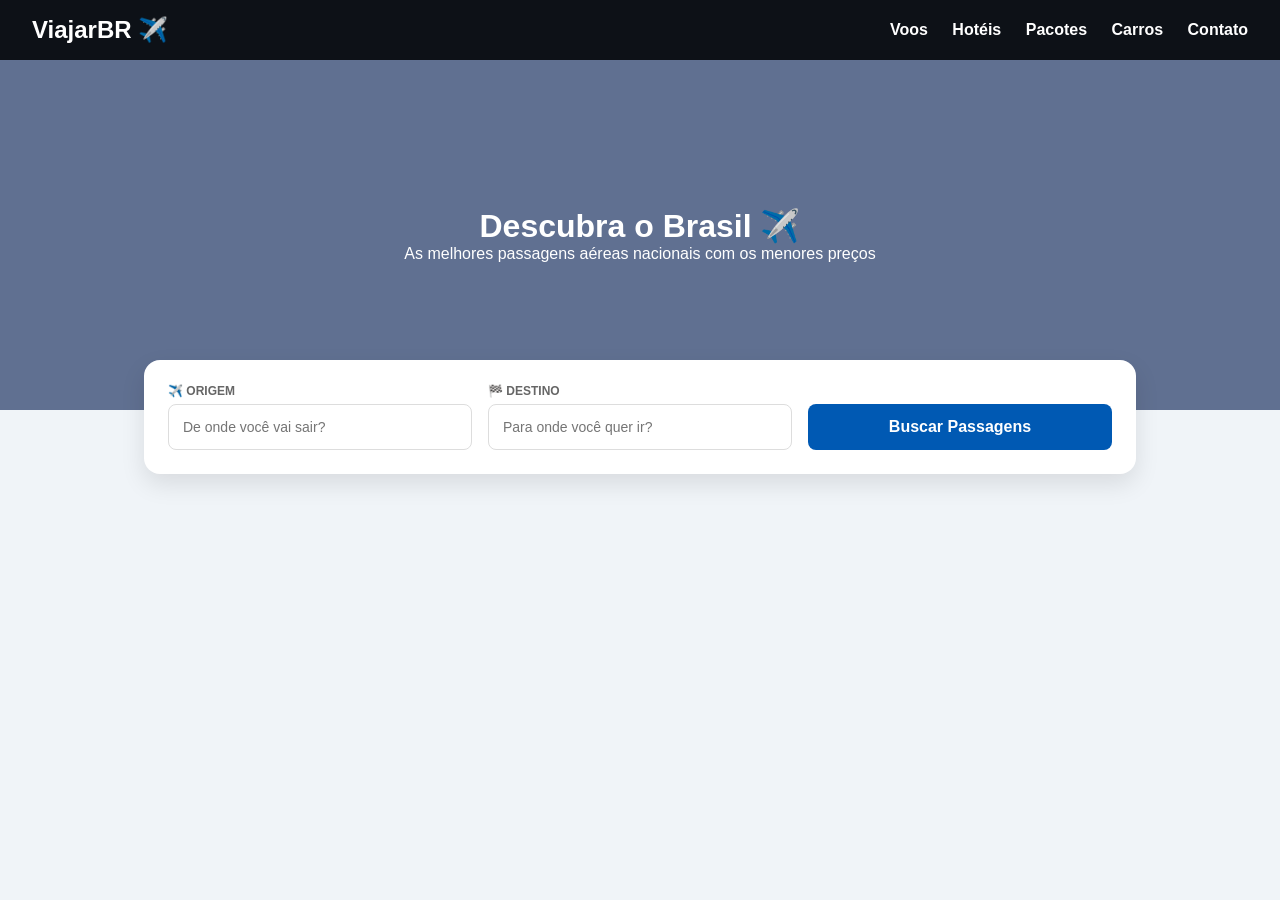
<file: index.html>
<!DOCTYPE html>
<html lang="pt-BR">
<head>
    <meta charset="UTF-8">
    <meta name="viewport" content="width=device-width, initial-scale=1.0">
    <title>Passagens Aéreas</title>
    <link rel="stylesheet" href="css/index.css">
    <link rel="stylesheet" href="css/style.css">
</head>
<body>
    <nav class="navbar">
        <h2>ViajarBR ✈️</h2>
        <div class="links">
            <a href="index.html">Voos</a>
            <a href="hotel.html">Hotéis</a>
            <a href="pacote.html">Pacotes</a>
            <a href="carros.html">Carros</a>
            <a href="contato.html">Contato</a>
        </div>
    </nav>

    <header class="hero">
        <div class="hero-overlay"></div>
        <div class="hero-content">
            <h1>Descubra o Brasil ✈️</h1>
            <p>As melhores passagens aéreas nacionais com os menores preços</p>
        </div>
    </header>

    <main class="container">
        <section class="search-box">
            <div class="input-group">
                <label>✈️ ORIGEM</label>
                <input type="text" id="origin-input" placeholder="De onde você vai sair?">
            </div>
            <div class="input-group">
                <label>🏁 DESTINO</label>
                <input type="text" id="destination-input" placeholder="Para onde você quer ir?">
            </div>
            <div class="input-group">
                <button id="search-btn" class="btn-primary">Buscar Passagens</button>
            </div>
        </section>

        <section id="results-container" class="results-list"></section>
    </main>

    <script src=""></script>
</body>
</html>
</file>
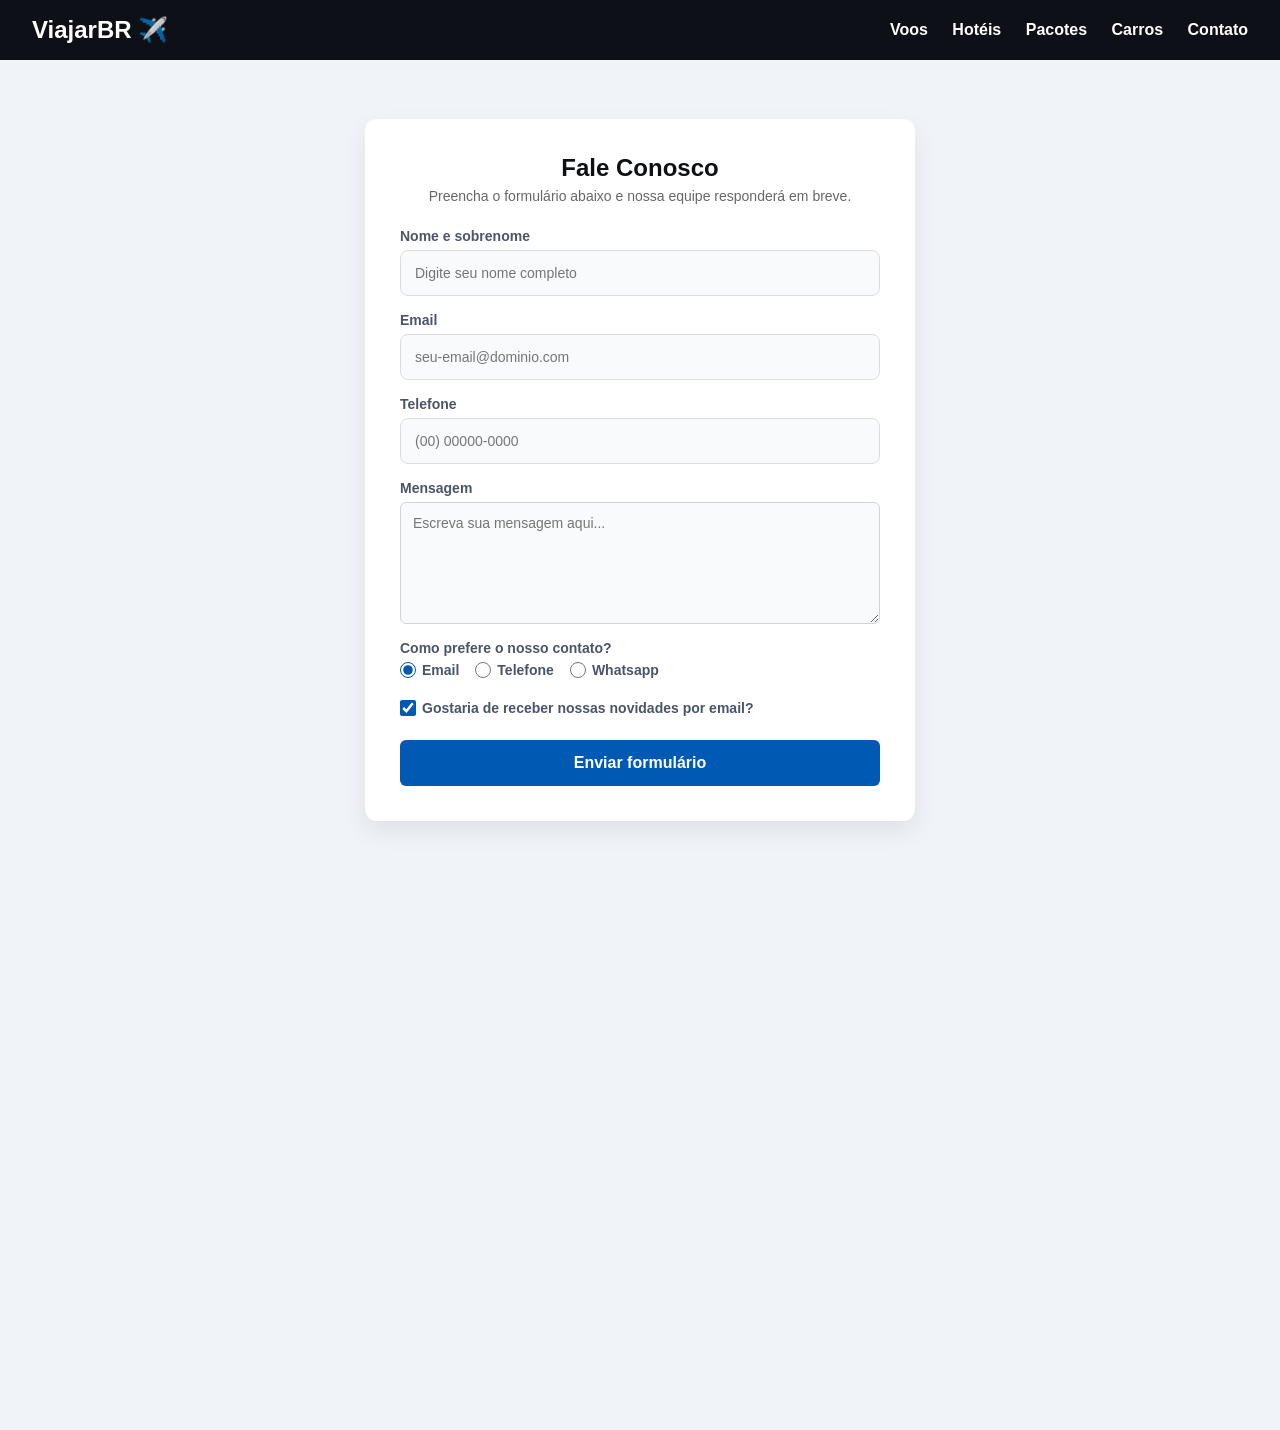
<file: contato.html>
<!DOCTYPE html>
<html lang="pt-br">
<head>
    <meta charset="UTF-8">
    <meta name="viewport" content="width=device-width, initial-scale=1.0">
    <title>Contato</title>
    <link rel="stylesheet" href="css/style.css">
    <link rel="stylesheet" href="css/contato.css">
</head>
<body>
    <nav class="navbar">
        <h2>ViajarBR ✈️</h2>
        <div class="links">
            <a href="index.html">Voos</a>
            <a href="hotel.html">Hotéis</a>
            <a href="pacote.html">Pacotes</a>
            <a href="carros.html">Carros</a>
            <a href="contato.html">Contato</a>
        </div>
    </nav>

    <div class="container-central">
        <main class="contact-card">
            <h2>Fale Conosco</h2>
            <p class="subtitle">Preencha o formulário abaixo e nossa equipe responderá em breve.</p>

            <form id="form-contato" action="enviar.php" method="post">
                
                <div class="input-group">
                    <label for="nomesobrenome">Nome e sobrenome</label>
                    <input type="text" id="nomesobrenome" class="input-padrao" name="nome" placeholder="Digite seu nome completo" required>
                </div>

                <div class="input-group">
                    <label for="email">Email</label>
                    <input type="email" id="email" class="input-padrao" name="email" placeholder="seu-email@dominio.com" required>
                </div>

                <div class="input-group">
                    <label for="telefone">Telefone</label>
                    <input type="tel" id="telefone" class="input-padrao" name="telefone" placeholder="(00) 00000-0000" required>
                </div>

                <div class="input-group">
                    <label for="mensagem">Mensagem</label>
                    <textarea id="mensagem" class="input-padrao" name="mensagem" rows="6" placeholder="Escreva sua mensagem aqui..." required></textarea>
                </div>

                <div class="radio-group">
                    <p class="group-title">Como prefere o nosso contato?</p>
                    <div class="radio-options">
                        <label for="radio-email" class="radio-label">
                            <input type="radio" name="contato" value="email" id="radio-email" checked> Email
                        </label>
                        <label for="radio-telef" class="radio-label">
                            <input type="radio" name="contato" value="telefone" id="radio-telef"> Telefone
                        </label>
                        <label for="radio-whatsapp" class="radio-label">
                            <input type="radio" name="contato" value="whatsapp" id="radio-whatsapp"> Whatsapp
                        </label>
                    </div>
                </div>

                <div class="checkbox-group">
                    <label class="checkbox-label">
                        <input type="checkbox" name="novidades" checked> 
                        <span>Gostaria de receber nossas novidades por email?</span>
                    </label>
                </div>

                <div class="form-actions">
                    <input type="submit" value="Enviar formulário" class="btn-primary">
                </div>
                
            </form>
            
        </main>
        
    </div>
    
        <section class="mapa">
        <iframe src="https://www.google.com/maps/embed?pb=!1m18!1m12!1m3!1d60093.73316548268!2d-48.033991451367164!3d-19.718655099999992!2m3!1f0!2f0!3f0!3m2!1i1024!2i768!4f13.1!3m3!1m2!1s0x94bad18160f7b4d3%3A0x5d0c29cbc9d3e469!2sIFTM%20-%20Uberaba%20(Parque%20Tecnol%C3%B3gico)!5e0!3m2!1spt-BR!2sbr!4v1666272144983!5m2!1spt-BR!2sbr" width="600" height="450" style="border:0;" allowfullscreen="" loading="lazy" referrerpolicy="no-referrer-when-downgrade"></iframe>

</body>
</html>
</file>
<file: css/index.css>
.results-list {
    margin-top: 40px;
    display: flex;
    flex-direction: column;
    gap: 16px;
}

.flight-card {
    display: flex;
    justify-content: space-between;
    align-items: center;
    background: white;
    border-radius: 16px;
    padding: 20px;
    box-shadow: 0 4px 6px rgba(0, 0, 0, 0.05);
}

.flight-airline {
    font-weight: bold;
    font-size: 18px;
    width: 120px;
}

.flight-route {
    text-align: center;
    flex: 1;
}

.flight-route h3 {
    font-size: 20px;
}

.flight-price-box {
    text-align: right;
}

.flight-price {
    font-size: 28px;
    font-weight: bold;
    color: #0059B3;
}
</file>
<file: css/style.css>
* {
    margin: 0;
    padding: 0;
    box-sizing: border-box;
    font-family: sans-serif;
}

body {
    background-color: #F0F4F8;
    color: #333;
}

.container {
    max-width: 1024px;
    margin: 0 auto;
    padding: 0 16px;
}

.navbar {
    background: #0D1117;
    color: white;
    padding: 16px 32px;
    display: flex;
    justify-content: space-between;
    align-items: center;
}

.navbar a {
    color: white;
    text-decoration: none;
    margin-left: 20px;
    font-weight: bold;
}

.hero {
    position: relative;
    height: 350px;
    background-image: url('https://images.unsplash.com/photo-1572905112725-ec39aa739d40?w=1920&q=80');
    background-size: cover;
    background-position: center;
    display: flex;
    align-items: center;
    justify-content: center;
    text-align: center;
}

.hero-overlay {
    position: absolute;
    top: 0;
    left: 0;
    right: 0;
    bottom: 0;
    background: rgba(0, 26, 77, 0.6);
}

.hero-content {
    position: relative;
    z-index: 10;
    color: white;
}

.search-box {
    background: white;
    border-radius: 16px;
    padding: 24px;
    margin-top: -50px;
    position: relative;
    z-index: 20;
    box-shadow: 0 10px 25px rgba(0, 0, 0, 0.1);
    display: flex;
    gap: 16px;
    flex-wrap: wrap;
}

.input-group {
    flex: 1;
    min-width: 150px;
    display: flex;
    flex-direction: column;
}

.input-group label {
    font-size: 12px;
    font-weight: bold;
    color: #666;
    margin-bottom: 6px;
}

.input-group input {
    padding: 14px;
    border: 1px solid #ddd;
    border-radius: 8px;
    font-size: 14px;
}

.btn-primary {
    background: #0059B3;
    color: white;
    border: none;
    padding: 14px 24px;
    border-radius: 8px;
    cursor: pointer;
    font-weight: bold;
    margin-top: auto;
    font-size: 16px;
}

@media screen and (max-width: 480px) {
    .navbar {
        flex-direction: column;
        padding: 16px;
        text-align: center;
    }
    
    .navbar h2 {
        margin-bottom: 15px;
    }
    
    .links {
        display: flex;
        flex-wrap: wrap;
        justify-content: center;
        gap: 12px;
    }
    
    .navbar a {
        margin-left: 0;
        font-size: 14px;
    }

    
    .hero {
        height: auto;
        padding: 40px 15px;
    }
    
    .search-box {
        margin-top: 20px; 
        flex-direction: column;
        padding: 20px 15px;
    }
    
    .input-group {
        width: 100%;
    }
    
    .btn-primary {
        width: 100%;
        margin-top: 10px;
    }

    
    .flight-card {
        flex-direction: column;
        text-align: center;
        gap: 15px;
    }
    
    .flight-airline {
        width: auto;
    }
    
    .flight-price-box {
        text-align: center;
    }

    
    .car-card {
        flex-direction: column;
        text-align: center;
    }
    
    .car-image {
        width: 100%;
        height: auto;
        margin-right: 0;
        margin-bottom: 15px;
    }
    
    .offers-grid {
        grid-template-columns: 1fr; 
    }

    
    .radio-options {
        flex-direction: column;
        gap: 12px;
        align-items: flex-start;
    }
    
    .contact-card {
        padding: 20px 15px;
    }
    
    .mapa iframe {
        width: 100%;
        height: 300px;
    }

    
    main, .container, .results-grid {
        width: auto;
    }
    }
</file>
<file: css/contato.css>
.container-central {
    display: flex;
    justify-content: center; 
    align-items: center;     
    min-height: calc(100vh - 80px); 
    background-color: #F0F4F8; 
    padding: 40px 20px;
}


.contact-card {
    background: #ffffff;
    border-radius: 12px;
    padding: 35px;
    width: 100%;
    max-width: 550px; 
    box-shadow: 0 10px 25px rgba(0, 0, 0, 0.08); 
}


.contact-card h2 {
    color: #0D1117;
    font-size: 24px;
    margin: 0 0 6px 0;
    text-align: center; 
}

.contact-card .subtitle {
    color: #666;
    font-size: 14px;
    margin: 0 0 24px 0;
    text-align: center; 
}

.input-group {
    display: flex;
    flex-direction: column;
    margin-bottom: 16px;
}

.contact-card label, .group-title {
    font-size: 14px;
    font-weight: 600;
    color: #4A5568;
    margin-bottom: 6px;
}

.input-padrao {
    width: 100%;
    padding: 12px;
    border: 1px solid #D1D5DB;
    border-radius: 6px;
    font-size: 14px;
    background-color: #F9FAFB;
    transition: all 0.2s ease;
}

.input-padrao:focus {
    outline: none;
    border-color: #0059B3;
    background-color: #ffffff;
    box-shadow: 0 0 0 3px rgba(0, 89, 179, 0.15);
}

textarea.input-padrao {
    resize: vertical;
    font-family: sans-serif;
}

.radio-group, .checkbox-group {
    margin-bottom: 16px;
}

.radio-options {
    display: flex;
    gap: 16px;
}

.radio-label, .checkbox-label {
    display: flex;
    align-items: center;
    gap: 6px;
    font-size: 14px;
    color: #374151;
    cursor: pointer;
}

.radio-label input, .checkbox-label input {
    width: 16px;
    height: 16px;
    accent-color: #0059B3;
    cursor: pointer;
}


.form-actions {
    margin-top: 24px;
}

.btn-primary {
    width: 100%;
    background: #0059B3;
    color: #ffffff;
    border: none;
    padding: 14px;
    border-radius: 6px;
    font-size: 16px;
    font-weight: bold;
    cursor: pointer;
    transition: background 0.2s ease;
}

.btn-primary:hover {
    background: #00448A;
}
.mapa {
	text-align: center;
	padding: 3em 30px;
	background: f0f4f8;
}
</file>
